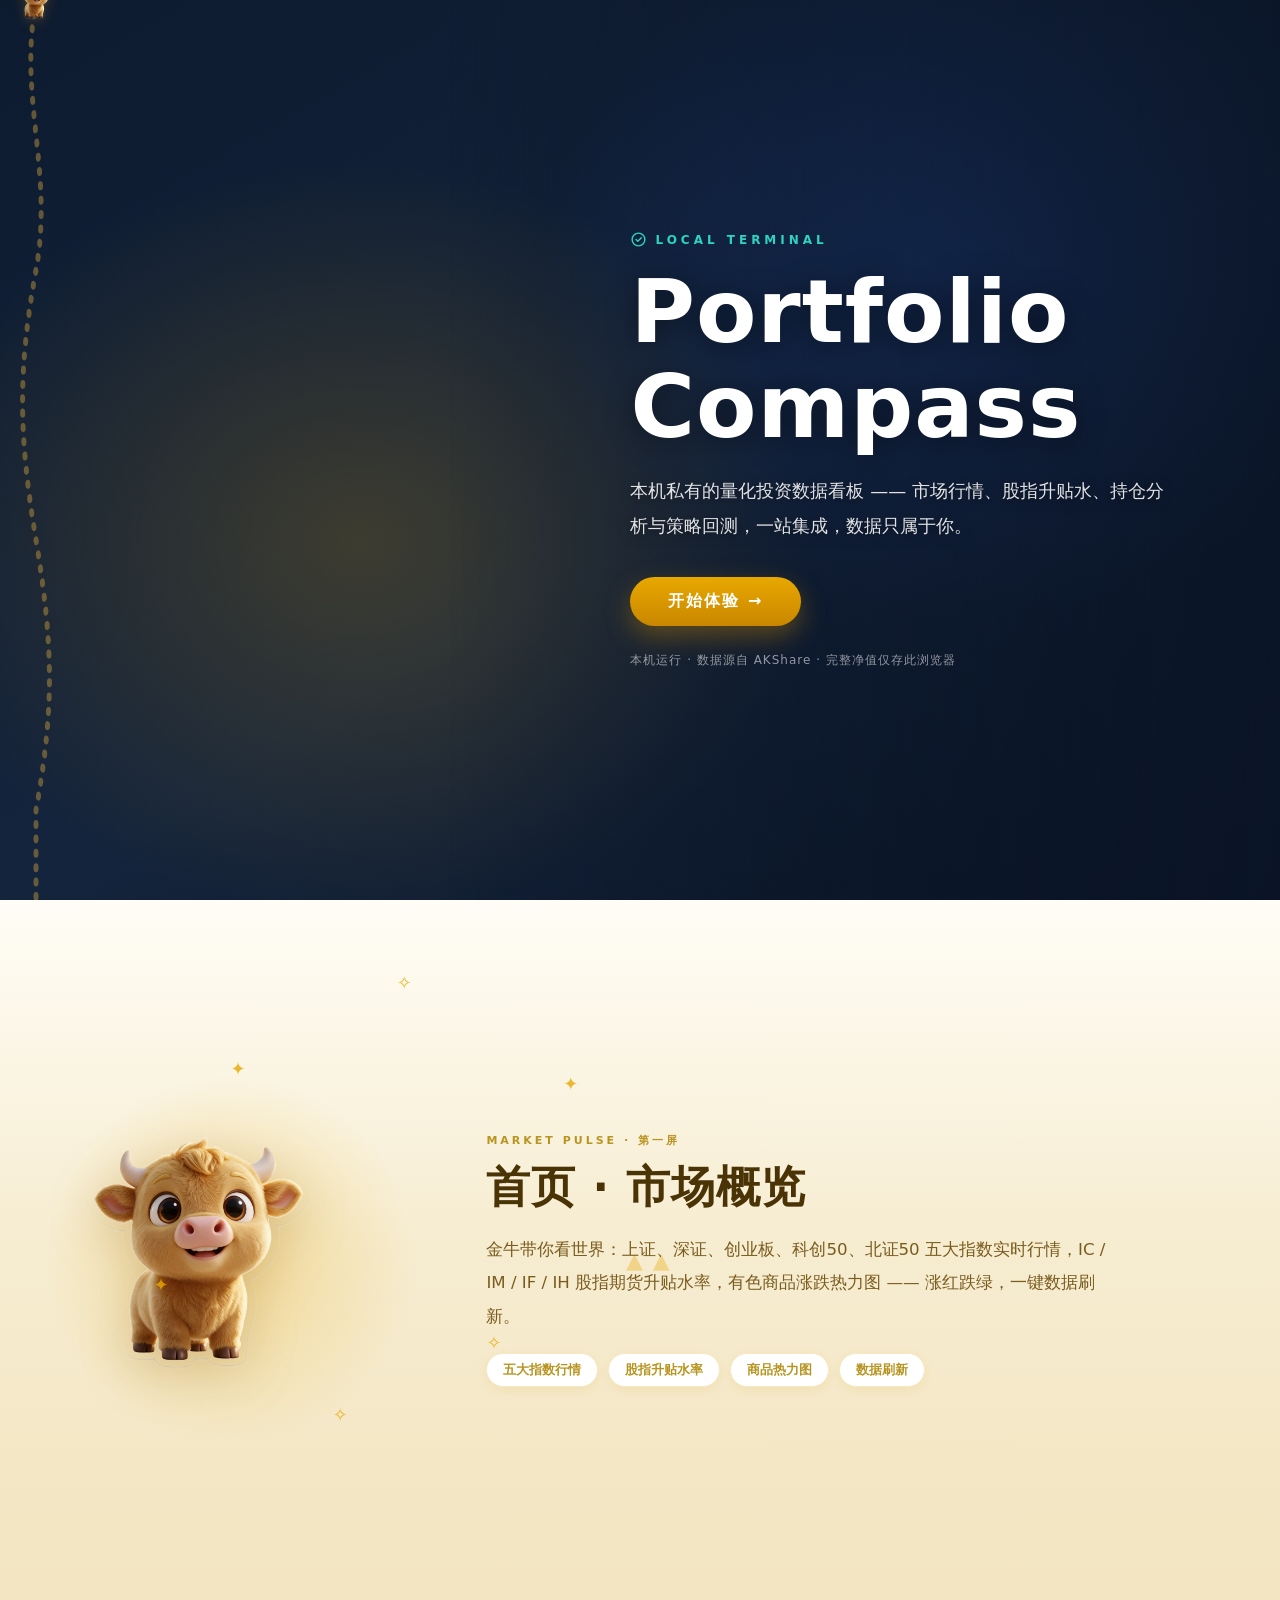
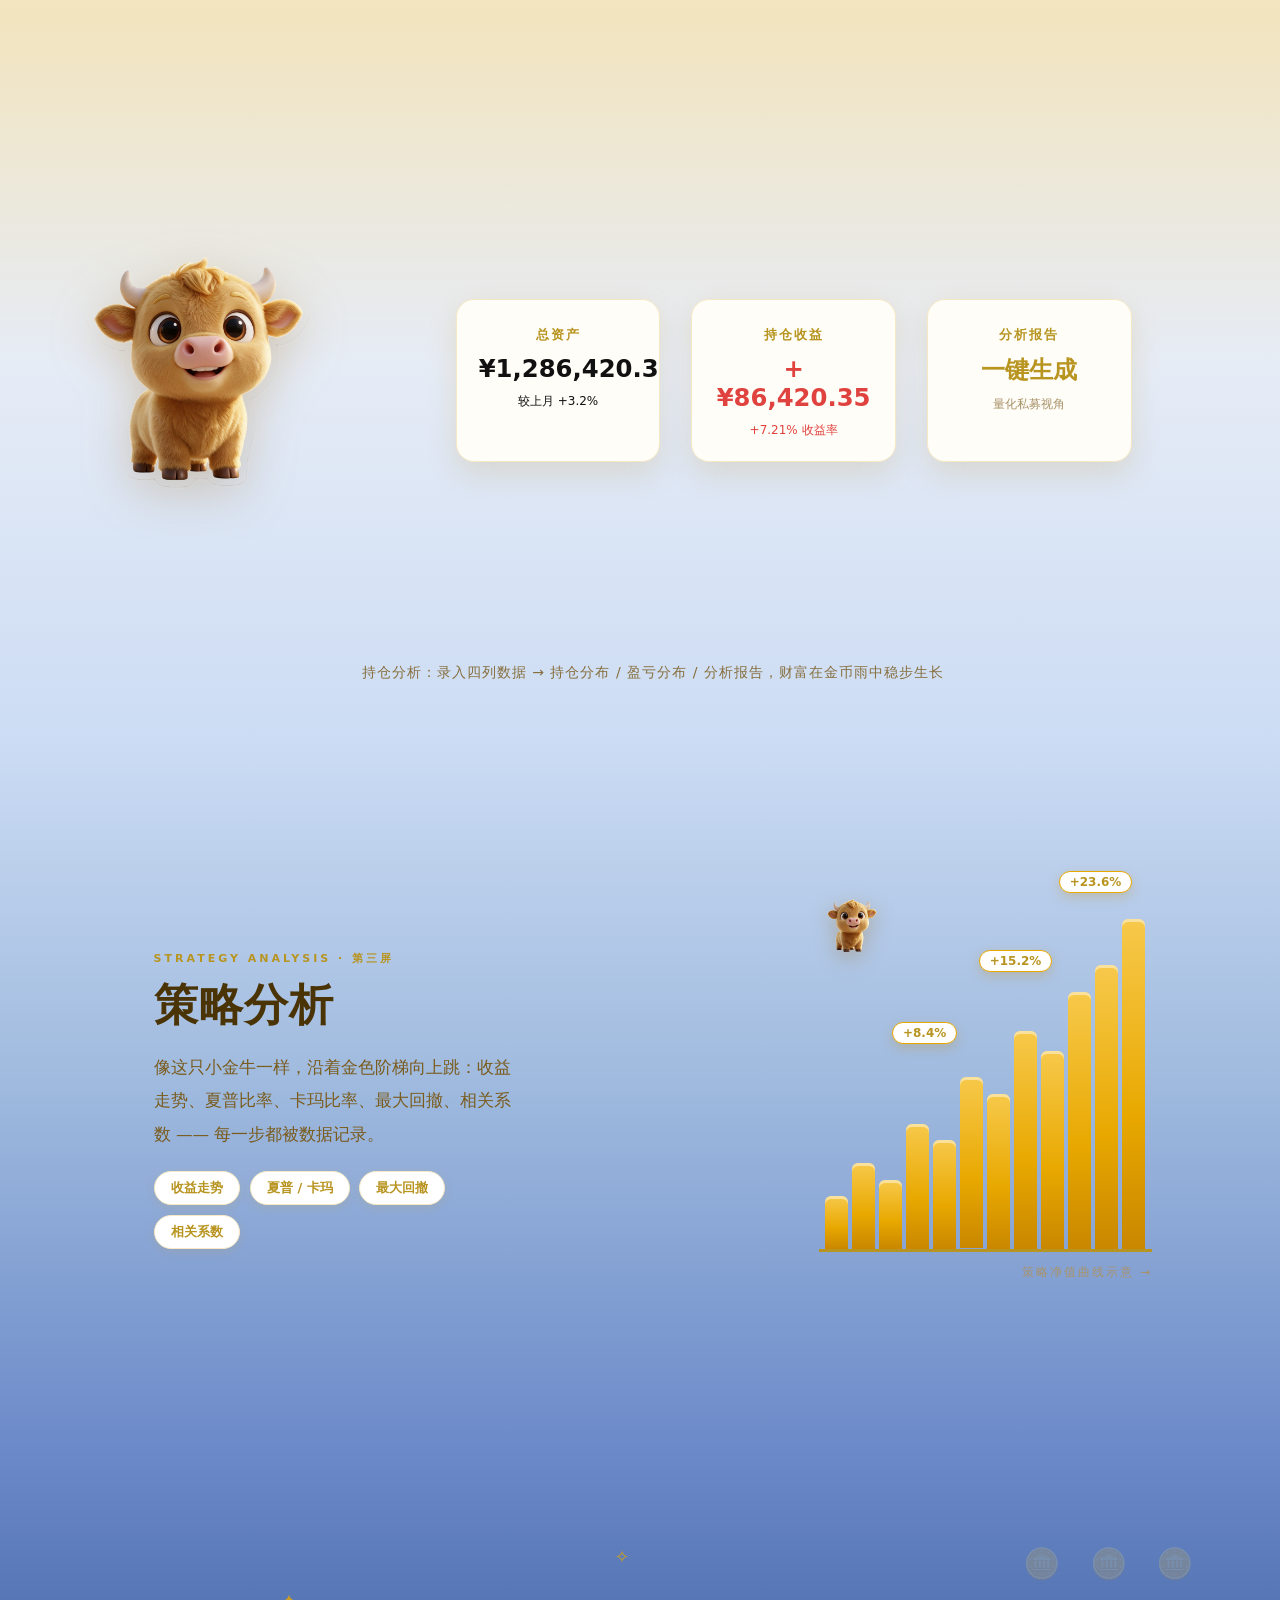
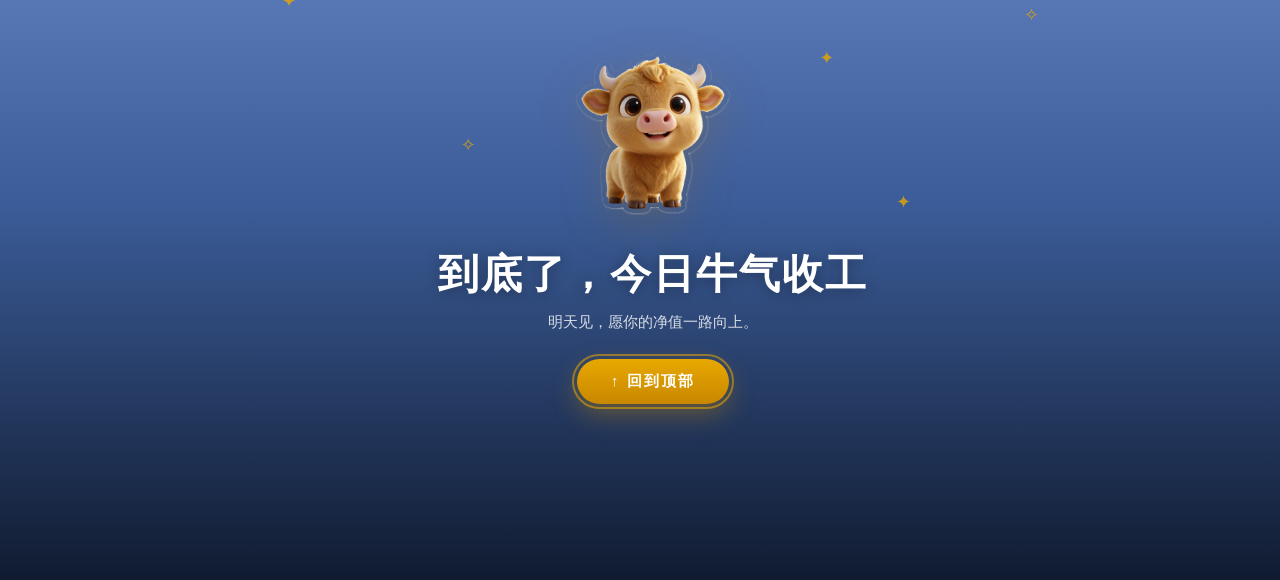
<file: static/landing.html>
<!DOCTYPE html>
<html lang="zh-CN">
<head>
<meta charset="UTF-8">
<meta name="viewport" content="width=device-width, initial-scale=1.0">
<title>Portfolio Compass</title>
<link rel="stylesheet" href="/static/css/landing.css?v=20260906d">
</head>
<body>

  <!-- 背景视频：小金牛（静音预加载，禁止自动播放；播放进度随鼠标水平移动而改变） -->
  <video class="bg-video" muted preload="auto" playsinline>
    <source src="/static/video/hero-bull.mp4" type="video/mp4">
  </video>
  <div class="bg-fallback"></div>

  <!-- 右侧标题区 -->
  <div class="hero">
    <div class="hero-inner">
      <div class="kicker">
        <svg viewBox="0 0 24 24" fill="none" stroke="currentColor" stroke-width="2" stroke-linecap="round" stroke-linejoin="round"><circle cx="12" cy="12" r="9"/><path d="m8.5 12 2.5 2.5 5-5"/></svg>
        LOCAL TERMINAL
      </div>
      <h1 class="title">Portfolio<br>Compass</h1>
      <p class="subtitle">本机私有的量化投资数据看板 —— 市场行情、股指升贴水、持仓分析与策略回测，一站集成，数据只属于你。</p>
      <a class="btn-start" href="/board">开始体验 →</a>
      <div class="foot-note">本机运行 · 数据源自 AKShare · 完整净值仅存此浏览器</div>
    </div>
  </div>

  <!-- ================= 左侧山路进度条：白点沿路径前进，经过段变实线 ================= -->
  <aside class="rail" id="rail">
    <svg class="rail-road" viewBox="0 0 100 1000" preserveAspectRatio="none">
      <!-- 基础虚线路径（牛未经过的部分） -->
      <path id="rail-road-path" d="M50 0 C 18 110, 82 190, 50 300 S 18 480, 50 600 S 82 790, 50 900 L 50 1000"
            fill="none" stroke="rgba(184,146,60,.5)" stroke-width="9" stroke-linecap="round" stroke-dasharray="1 15"/>
      <!-- 实线路径：牛经过的部分变实线（stroke-dashoffset 由 JS 更新） -->
      <path id="rail-path-solid" d="M50 0 C 18 110, 82 190, 50 300 S 18 480, 50 600 S 82 790, 50 900 L 50 1000"
            fill="none" stroke="#e8a800" stroke-width="9" stroke-linecap="round"
            pathLength="100" stroke-dasharray="100" stroke-dashoffset="100"/>
    </svg>
    <img class="rail-dot" id="rail-dot" src="/static/img/calf.png" alt="小金牛">
  </aside>

  <!-- ================= 产品介绍：四屏共享一条连续渐变背景 ================= -->
  <div class="product-wrap">
    <div class="page-gradient"></div>

  <!-- ================= 第一屏：首页市场概览简介 ================= -->
  <section class="screen s1" id="sec-1">
    <div class="calf-glow"></div>
    <img class="screen-calf" src="/static/img/calf.png" alt="小金牛">
    <div class="sparks">
      <i style="left:18%;top:22%">✦</i><i style="left:31%;top:10%">✧</i><i style="left:12%;top:52%">✦</i>
      <i style="left:26%;top:70%">✧</i><i style="left:44%;top:24%">✦</i><i style="left:38%;top:60%">✧</i>
    </div>
    <div class="s-copy">
      <div class="kicker mini">MARKET PULSE · 第一屏</div>
      <h2>首页 · 市场概览</h2>
      <p>金牛带你看世界：上证、深证、创业板、科创50、北证50 五大指数实时行情，IC / IM / IF / IH 股指期货升贴水率，有色商品涨跌热力图 —— 涨红跌绿，一键数据刷新。</p>
      <ul class="chips">
        <li>五大指数行情</li><li>股指升贴水率</li><li>商品热力图</li><li>数据刷新</li>
      </ul>
    </div>
    <div class="s-deco gold-ring">▲▲</div>
  </section>

  <!-- ================= 第二屏：持仓分析（三框 + 金币雨） ================= -->
  <section class="screen s2" id="sec-2">
    <div class="coins" id="coins"></div>
    <img class="screen-calf" src="/static/img/calf.png" alt="小金牛">
    <div class="s-mid">
      <div class="stat-card c-black">
        <span>总资产</span>
        <b>¥1,286,420.35</b>
        <em>较上月 +3.2%</em>
      </div>
      <div class="stat-card c-red">
        <span>持仓收益</span>
        <b>+¥86,420.35</b>
        <em>+7.21% 收益率</em>
      </div>
      <div class="stat-card c-gold">
        <span>分析报告</span>
        <b>一键生成</b>
        <em>量化私募视角</em>
      </div>
    </div>
    <p class="s-caption">持仓分析：录入四列数据 → 持仓分布 / 盈亏分布 / 分析报告，财富在金币雨中稳步生长</p>
  </section>

  <!-- ================= 第三屏：策略分析（金牛沿金色柱图跳跃） ================= -->
  <section class="screen s3" id="sec-3">
    <div class="s-copy left">
      <div class="kicker mini">STRATEGY ANALYSIS · 第三屏</div>
      <h2>策略分析</h2>
      <p>像这只小金牛一样，沿着金色阶梯向上跳：收益走势、夏普比率、卡玛比率、最大回撤、相关系数 —— 每一步都被数据记录。</p>
      <ul class="chips">
        <li>收益走势</li><li>夏普 / 卡玛</li><li>最大回撤</li><li>相关系数</li>
      </ul>
    </div>
    <div class="chart-panel">
      <div class="chart-bars">
        <i style="--h:16%"></i><i style="--h:26%"></i><i style="--h:21%"></i><i style="--h:38%"></i>
        <i style="--h:33%"></i><i style="--h:52%"></i><i style="--h:47%"></i><i style="--h:66%"></i>
        <i style="--h:60%"></i><i style="--h:78%"></i><i style="--h:86%"></i><i style="--h:100%"></i>
        <img class="chart-bull" src="/static/img/calf.png" alt="跳跳牛">
        <span class="rise-badge rb1">+8.4%</span>
        <span class="rise-badge rb2">+15.2%</span>
        <span class="rise-badge rb3">+23.6%</span>
      </div>
      <div class="chart-axis">策略净值曲线示意 →</div>
    </div>
  </section>

  <!-- ================= 第四屏：收工 ================= -->
  <section class="screen s4" id="sec-4">
    <div class="sparks">
      <i style="left:22%;top:18%">✦</i><i style="left:48%;top:12%">✧</i><i style="left:64%;top:26%">✦</i>
      <i style="left:36%;top:38%">✧</i><i style="left:70%;top:46%">✦</i><i style="left:80%;top:20%">✧</i>
    </div>
    <img class="s4-calf" src="/static/img/calf.png" alt="小金牛">
    <h2>到底了，今日牛气收工</h2>
    <p>明天见，愿你的净值一路向上。</p>
    <button class="btn-top" id="btn-top">↑ 回到顶部</button>
    <div class="s-deco coins-bg">🪙 🪙 🪙</div>
  </section>
  </div><!-- /product-wrap -->

  <script>
    // 小金牛流畅跟随鼠标：
    // mousemove 只更新“目标时间”；rAF 循环里按缓动步进“展示时间”，
    // 每次只发起一个 seek（seeked 确认后再继续），并用 fastSeek 就近关键帧跳转
    (function () {
      var video = document.querySelector('.bg-video');
      var SENSITIVITY = 0.8;          // 灵敏度：1px 鼠标位移 → 0.8s 视频时间
      var EASE = 0.35;                // 缓动系数：每帧向目标推进剩余偏差的比例
      var MAX_STEP = 2.2;             // 单帧最大步进（秒），防止大幅跳帧
      var lastX = null;               // 上一次 X 坐标
      var duration = 0;               // 视频总时长（loadedmetadata 后获得）
      var targetTime = 0;             // 鼠标最新目标时间
      var displayTime = 0;            // 当前正在展示的时间（向其缓动）
      var seeking = false;            // 是否有一个 seek 正在执行（单飞行）

      // 视频加载失败时自动露出渐变兜底背景
      video.addEventListener('error', function () { document.body.classList.add('no-video'); });
      var src = video.querySelector('source');
      if (src) src.addEventListener('error', function () { document.body.classList.add('no-video'); });
      setTimeout(function () {
        if (video.readyState < 2) document.body.classList.add('no-video');
      }, 2000);

      video.addEventListener('loadedmetadata', function () {
        duration = video.duration || 0;
        targetTime = displayTime = Math.max(0, duration * 0.4); // 初始：金牛正面
        seekTo(displayTime);
      });

      function clamp(t) {
        if (t < 0) return 0;
        if (duration > 0 && t > duration) return duration;
        return t;
      }

      function seekTo(t) {
        if (duration <= 0 || video.readyState < 1) return;
        seeking = true;
        // fastSeek：直接跳到最近关键帧，解码最快（Chrome/Edge/Safari 均支持）
        if (typeof video.fastSeek === 'function') { try { video.fastSeek(t); return; } catch (e) {} }
        video.currentTime = t;
      }

      video.addEventListener('seeked', function () {
        seeking = false;              // 一次 seek 完成，允许发起下一次
      });

      // 常驻 rAF 循环：展示时间按缓动逼近目标时间，单步限幅
      (function tick() {
        if (duration > 0 && !seeking) {
          var diff = targetTime - displayTime;
          if (Math.abs(diff) > 0.03) {
            var step = diff * EASE;
            if (Math.abs(step) > MAX_STEP) step = step > 0 ? MAX_STEP : -MAX_STEP;
            displayTime = clamp(displayTime + step);
            seekTo(displayTime);
          } else {
            displayTime = targetTime; // 收尾对齐，彻底消除残留抖动
          }
        }
        requestAnimationFrame(tick);
      })();

      window.addEventListener('mousemove', function (e) {
        // 全程静音、不播放：仅通过 seek 改变当前帧
        if (lastX === null) { lastX = e.clientX; return; }
        var dx = e.clientX - lastX;
        lastX = e.clientX;
        if (duration <= 0 || !isFinite(duration)) return;
        targetTime = clamp(displayTime + dx * SENSITIVITY);
      });

      // 移出窗口后重置基准，避免重新进入时跳变
      window.addEventListener('mouseout', function (e) {
        if (e.relatedTarget === null) lastX = null;
      });
    })();

    // ============ 山路进度条：金牛随滚动前进，里程碑点亮 ============
    (function () {
      var road = document.getElementById('rail-road-path');
      var solid = document.getElementById('rail-path-solid');
      var dot = document.getElementById('rail-dot');
      var rail = document.getElementById('rail');
      var pathLen = 0;

      function measure() {
        try { pathLen = road.getTotalLength(); } catch (e) { pathLen = 0; }
      }

      function onScroll() {
        var max = document.documentElement.scrollHeight - window.innerHeight;
        var p = max > 0 ? window.scrollY / max : 0;
        // 白色圆点：精确落在路径当前点上
        if (pathLen > 0) {
          var pt = road.getPointAtLength(Math.max(0, Math.min(pathLen, p * pathLen)));
          var svgRect = road.getBoundingClientRect();
          var railRect = rail.getBoundingClientRect();
          dot.style.left = (svgRect.left - railRect.left + (pt.x / 100) * svgRect.width) + 'px';
          dot.style.top = (svgRect.top - railRect.top + (pt.y / 1000) * svgRect.height) + 'px';
        }
        // 经过段变实线：从头绘制到当前进度
        solid.style.strokeDashoffset = String(100 * (1 - p));
      }

      var ticking = false;
      window.addEventListener('scroll', function () {
        if (!ticking) {
          ticking = true;
          requestAnimationFrame(function () { onScroll(); ticking = false; });
        }
      });
      window.addEventListener('resize', function () { measure(); onScroll(); });
      measure(); onScroll();
    })();

    // ============ 第二屏：金币雨特效 ============
    (function () {
      var wrap = document.getElementById('coins');
      for (var i = 0; i < 30; i++) {
        var c = document.createElement('span');
        c.className = 'coin';
        c.textContent = '🪙';
        c.style.left = (Math.random() * 100) + '%';
        c.style.fontSize = (13 + Math.random() * 17) + 'px';
        c.style.animationDuration = (2.6 + Math.random() * 2.8) + 's';
        c.style.animationDelay = (Math.random() * 4) + 's';
        wrap.appendChild(c);
      }
    })();

    // ============ 回到顶部 ============
    document.getElementById('btn-top').addEventListener('click', function () {
      window.scrollTo({ top: 0, behavior: 'smooth' });
    });
  </script>
</body>
</html>
</file>
<file: static/css/landing.css>
/* ============ Portfolio Compass 前置主页（视频背景） ============ */
* { margin: 0; padding: 0; box-sizing: border-box; }

:root {
  --blue: #2b6cf6;
  --blue-dark: #1e56d6;
  --blue-bright: #4f86f7;
  --teal: #2dd4bf;
  --text: #ffffff;
}

/* 全局光标：全新方孔圆钱金币（中间镂空、26px），悬停按钮同样是金币 */
* {
  cursor: url("/static/img/coin-cursor2.png") 13 13, auto !important;
}

html, body { height: 100%; }
body {
  font-family: "PingFang SC", "Microsoft YaHei", "Segoe UI", system-ui, sans-serif;
  background: #0d1b30;                 /* 兜底深底 */
  color: var(--text);
}

/* 视频背景：铺满、聚焦中间 */
.bg-video {
  position: fixed; inset: 0; z-index: 0;
  width: 100%; height: 100%;
  object-fit: cover;
  object-position: center;
}

/* 兜底背景：视频不可用时显示（深藏青渐变 + 金色氛围光） */
.bg-fallback {
  position: fixed; inset: 0; z-index: 0;
  background:
    radial-gradient(60% 70% at 28% 60%, rgba(255, 176, 0, .18), transparent 60%),
    radial-gradient(50% 60% at 75% 30%, rgba(43, 108, 246, .28), transparent 65%),
    linear-gradient(150deg, #0d1b30 0%, #14243c 55%, #0b1526 100%);
  opacity: 0;
  transition: opacity .5s;
}
body.no-video .bg-fallback { opacity: 1; }

/* 右侧压暗，保证文字可读 */
.hero {
  position: relative; z-index: 10;
  height: 100vh; width: 100%;
  display: flex; justify-content: flex-end; align-items: center;
  background: linear-gradient(90deg, rgba(10, 20, 38, 0) 35%, rgba(10, 20, 38, .45) 62%, rgba(10, 20, 38, .78) 100%);
}
.hero-inner {
  width: min(560px, 90vw);
  margin-right: 7vw;
  animation: rise .9s ease both .2s;
}
@keyframes rise {
  from { opacity: 0; transform: translateY(26px); }
  to   { opacity: 1; transform: translateY(0); }
}

.kicker {
  display: flex; align-items: center; gap: 8px;
  font-size: 12px; font-weight: 700; letter-spacing: 4px;
  color: var(--teal); text-transform: uppercase;
  margin-bottom: 16px;
}
.kicker svg { width: 17px; height: 17px; }

.title {
  font-size: clamp(56px, 8vw, 88px);
  font-weight: 900; line-height: 1.08; letter-spacing: 1px;
  text-shadow: 0 4px 30px rgba(0, 0, 0, .45);
}
.title .line1 { display: block; color: #ffffff; }
.title .line2 { display: block; color: var(--blue-bright); }

.subtitle {
  margin-top: 20px;
  font-size: clamp(15px, 1.6vw, 18px);
  line-height: 1.9; color: rgba(255, 255, 255, .88);
  max-width: 30em;
  text-shadow: 0 2px 12px rgba(0, 0, 0, .5);
}

.btn-start {
  display: inline-flex; align-items: center; gap: 8px;
  margin-top: 34px;
  background: linear-gradient(180deg, var(--gold) 0%, #c98700 100%);  /* 与底部“回到顶部”按钮同款金色 */
  color: #fff;
  border: none; border-radius: 999px;
  padding: 14px 38px;
  font-size: 16px; font-weight: 800; letter-spacing: 2px;
  text-decoration: none;
  box-shadow: 0 10px 26px rgba(201, 135, 0, .4);
  transition: transform .15s, box-shadow .15s;
  cursor: pointer;
}
.btn-start:hover {
  transform: translateY(-2px);
  box-shadow: 0 14px 32px rgba(201, 135, 0, .5);
}

.foot-note {
  margin-top: 26px;
  font-size: 12px; letter-spacing: 1px;
  color: rgba(255, 255, 255, .55);
}

@media (max-width: 760px) {
  .hero { justify-content: center; }
  .hero-inner { margin-right: 0; text-align: center; }
  .kicker { justify-content: center; }
}

/* ============================================================
 * 下方四屏（16:9 · 金色白色基调）与左侧山路进度条
 * 首屏视频区样式不在此改动
 * ============================================================ */
:root {
  --gold: #e8a800;
  --gold-deep: #b89420;
  --gold-soft: #f6e8c4;
  --ink: #4a3305;
  --ink-2: #7a5c1e;
}

/* ---------------- 左侧山路进度条 ---------------- */
.rail {
  position: fixed; left: 0; top: 0; bottom: 0; z-index: 60;
  width: 92px; pointer-events: none;
}
.rail-road { position: absolute; inset: 0 0 0 8px; width: 56px; height: 100%; }
.rail-dot {
  position: absolute; left: 0; top: 26px;
  width: 46px; height: 46px;
  object-fit: contain;
  filter: drop-shadow(0 3px 6px rgba(150, 100, 20, .35));
  transform: translate(-50%, -50%);
  animation: dotSway 3s ease-in-out infinite;
  pointer-events: none;
}
@keyframes dotSway {
  0%, 100% { transform: translate(-50%, -50%) rotate(-7deg); }
  50% { transform: translate(-50%, -50%) rotate(7deg); }
}

/* ---------------- 四屏通用（连续渐变背景） ---------------- */
.product-wrap { position: relative; }
/* 一整条连续渐变：浅金(0%) → 浅蓝(50%) → 中蓝(75%) → 深蓝(100%)，四屏共用 */
.page-gradient {
  position: absolute; inset: 0; z-index: 0;
  background: linear-gradient(180deg,
    #fffdf6 0%,
    #f6ecd0 12%,
    #f2e4bf 25%,
    #e6ecf6 37%,
    #ccdcf4 50%,
    #9fbade 62%,
    #6a88c8 75%,
    #3b5c98 87%,
    #101b30 100%);
}
.screen {
  position: relative; z-index: 1; width: 100%;
  aspect-ratio: 16 / 9;
  display: flex; align-items: center; justify-content: center;
  padding: 2vh 10vw 2vh 12vw;
  overflow: hidden;
  background: transparent;   /* 背景由 page-gradient 统一提供 */
}
.screen-calf {
  position: absolute; left: 4.5vw; top: 50%;
  width: clamp(200px, 22vw, 330px);
  transform: translateY(-54%);
  filter: drop-shadow(0 14px 24px rgba(150, 100, 20, .28));
  animation: bob 4s ease-in-out infinite;
}
@keyframes bob {
  0%, 100% { transform: translateY(-54%) rotate(-1deg); }
  50% { transform: translateY(-58%) rotate(1.2deg); }
}
.calf-glow {
  position: absolute; left: 3vw; top: 50%;
  width: 30vw; height: 30vw; max-width: 420px; max-height: 420px;
  transform: translateY(-50%);
  background: radial-gradient(circle, rgba(232, 168, 0, .28) 0%, transparent 68%);
  border-radius: 50%;
  pointer-events: none;
  animation: glowPulse 3.6s ease-in-out infinite;
}
@keyframes glowPulse {
  0%, 100% { opacity: .7; transform: translateY(-50%) scale(1); }
  50% { opacity: 1; transform: translateY(-50%) scale(1.08); }
}
.s-copy { position: relative; z-index: 2; margin-left: clamp(230px, 24vw, 360px); max-width: 640px; }
.s-copy.left { margin-left: 0; margin-right: auto; }
.s-copy h2 { font-size: clamp(30px, 3.4vw, 52px); font-weight: 900; color: var(--ink); letter-spacing: 1px; }
.s-copy p { margin-top: 16px; font-size: clamp(14px, 1.3vw, 17px); line-height: 2; color: var(--ink-2); max-width: 40em; }
.kicker.mini { color: var(--gold-deep); letter-spacing: 3px; margin-bottom: 10px; font-size: 11px; }
.chips { list-style: none; display: flex; flex-wrap: wrap; gap: 10px; margin-top: 20px; }
.chips li {
  background: #fff; border: 1.5px solid var(--gold-soft); border-radius: 999px;
  padding: 7px 16px; font-size: 13px; font-weight: 700; color: var(--gold-deep);
  box-shadow: 0 3px 10px rgba(232, 168, 0, .12);
  animation: chipPop .55s ease both;
}
.chips li:nth-child(2) { animation-delay: .12s; }
.chips li:nth-child(3) { animation-delay: .24s; }
.chips li:nth-child(4) { animation-delay: .36s; }
@keyframes chipPop {
  from { opacity: 0; transform: translateY(8px) scale(.9); }
  to   { opacity: 1; transform: translateY(0) scale(1); }
}
.s-deco { position: absolute; z-index: 0; font-size: 22px; color: rgba(232, 168, 0, .35); letter-spacing: 10px; }

/* 闪光点 (✦/✧) */
.sparks { position: absolute; inset: 0; z-index: 1; pointer-events: none; }
.sparks i {
  position: absolute; font-style: normal;
  font-size: clamp(14px, 1.4vw, 22px);
  color: rgba(232, 168, 0, .8);
  animation: twinkle 2.6s ease-in-out infinite;
}
.sparks i:nth-child(2n) { animation-delay: .7s; }
.sparks i:nth-child(3n) { animation-delay: 1.4s; }
@keyframes twinkle {
  0%, 100% { opacity: .15; transform: scale(.7) rotate(0deg); }
  50% { opacity: 1; transform: scale(1.25) rotate(45deg); }
}

/* 第一屏 */
.s1 { }  /* 背景由 page-gradient 统一提供 */

/* 第二屏：三框 + 金币雨 */
.s2 { }  /* 背景由 page-gradient 统一提供 */
.s-mid {
  position: relative; z-index: 2;
  display: flex; gap: 2.4vw; align-items: stretch; justify-content: center;
  margin-left: clamp(210px, 22vw, 330px);
}
.stat-card {
  width: clamp(180px, 16vw, 240px);
  background: #fffdf7; border: 1.5px solid var(--gold-soft);
  border-radius: 18px;
  padding: 26px 22px 22px;
  text-align: center;
  box-shadow: 0 12px 30px rgba(180, 130, 20, .16);
  display: flex; flex-direction: column; gap: 10px;
  position: relative; overflow: hidden;
  animation: cardIn .7s ease both;
  transition: transform .2s, box-shadow .2s;
}
.stat-card:nth-child(2) { animation-delay: .15s; }
.stat-card:nth-child(3) { animation-delay: .3s; }
.stat-card:hover { transform: translateY(-6px); box-shadow: 0 18px 40px rgba(180, 130, 20, .24); }
.stat-card::after {
  content: ""; position: absolute; top: 0; left: -60%;
  width: 40%; height: 100%;
  background: linear-gradient(100deg, transparent, rgba(255, 255, 255, .75), transparent);
  transform: skewX(-18deg);
  animation: shine 3.4s ease-in-out infinite;
}
@keyframes shine { 0%, 60% { left: -60%; } 100% { left: 130%; } }
@keyframes cardIn {
  from { opacity: 0; transform: translateY(22px); }
  to   { opacity: 1; transform: translateY(0); }
}
.stat-card span { font-size: 13px; letter-spacing: 2px; color: var(--gold-deep); font-weight: 700; }
.stat-card b { font-size: clamp(20px, 1.9vw, 28px); font-weight: 900; }
.stat-card em { font-style: normal; font-size: 12px; color: #a8936a; }
.stat-card.c-black b, .stat-card.c-black em { color: #111111; }   /* 总资产：黑字 */
.stat-card.c-red b { color: #e0433f; }                            /* 持仓收益：红字 */
.stat-card.c-red em { color: #e0433f; }
.stat-card.c-gold b { color: var(--gold-deep); }
.s-caption {
  position: absolute; z-index: 2; bottom: 8%;
  font-size: clamp(12px, 1.1vw, 15px); color: var(--ink-2); letter-spacing: 1px;
  opacity: .85;
}
.coins { position: absolute; inset: 0; z-index: 1; pointer-events: none; }
.coin { position: absolute; top: -10%; animation: coinFall linear infinite; opacity: .9; }
@keyframes coinFall {
  0% { transform: translateY(0) rotate(0deg); }
  100% { transform: translateY(118vh) rotate(360deg); }
}

/* 第三屏：金色柱状图 + 跳跳牛 */
.s3 { }  /* 背景由 page-gradient 统一提供 */
.chart-panel {
  position: relative; z-index: 2; margin-left: clamp(230px, 24vw, 360px);
  width: min(620px, 52vw);
}
.chart-bars {
  position: relative;
  height: clamp(220px, 26vw, 360px);
  display: flex; align-items: flex-end; gap: 1.2%;
  padding: 0 2%;
  border-bottom: 3px solid var(--gold-deep);
}
.chart-bars > i {
  flex: 1; height: var(--h);
  background: linear-gradient(180deg, #f7c94b 0%, var(--gold) 60%, #c98700 100%);
  border-radius: 6px 6px 0 0;
  box-shadow: inset 0 3px 0 rgba(255, 255, 255, .45);
  animation: growBar 1.2s ease both;
  transform-origin: bottom;
}
.chart-bars > i:nth-child(2n) { animation-delay: .1s; }
.chart-bars > i:nth-child(3n) { animation-delay: .2s; }
.chart-bars > i:nth-child(4n) { animation-delay: .3s; }
@keyframes growBar { from { transform: scaleY(0); } to { transform: scaleY(1); } }
.chart-bull {
  position: absolute; left: 0; bottom: 88%;
  width: clamp(56px, 5.2vw, 84px);
  filter: drop-shadow(0 6px 10px rgba(150, 100, 20, .3));
  animation: bullX 9s linear infinite, bullHop 9s ease-in-out infinite;
}
@keyframes bullX {
  0% { left: 0%; }
  100% { left: 90%; }
}
@keyframes bullHop {
  0%, 100% { transform: translate(0, 0) rotate(6deg); }
  8% { transform: translate(1vw, -30px) rotate(-6deg); }
  18% { transform: translate(3vw, -4px) rotate(5deg); }
  28% { transform: translate(4.6vw, -34px) rotate(-6deg); }
  38% { transform: translate(6.6vw, -6px) rotate(5deg); }
  48% { transform: translate(8vw, -30px) rotate(-5deg); }
  58% { transform: translate(10vw, -4px) rotate(5deg); }
  68% { transform: translate(11.6vw, -6px) rotate(-5deg); }
  78% { transform: translate(13.6vw, -32px) rotate(-5deg); }
  88% { transform: translate(15.6vw, -6px) rotate(5deg); }
  94% { transform: translate(17vw, -4px) rotate(-5deg); }
}
.rise-badge {
  position: absolute; z-index: 3;
  background: #fff; color: var(--gold-deep);
  border: 1.5px solid var(--gold); border-radius: 999px;
  padding: 3px 10px; font-size: 12px; font-weight: 800;
  box-shadow: 0 4px 12px rgba(201, 135, 0, .25);
  animation: riseFloat 3.6s ease-in-out infinite;
}
.rb1 { left: 22%; bottom: 62%; animation-delay: 0s; }
.rb2 { left: 48%; bottom: 84%; animation-delay: 1.2s; }
.rb3 { left: 72%; bottom: 108%; animation-delay: 2.4s; }
@keyframes riseFloat {
  0%, 100% { transform: translateY(0); opacity: .85; }
  50% { transform: translateY(-14px); opacity: 1; }
}
.chart-axis { margin-top: 12px; text-align: right; font-size: 12px; color: #a8936a; letter-spacing: 2px; }

/* 第四屏：收工 */
.s4 {
  /* 背景由 page-gradient 统一提供 */
  flex-direction: column;
}
.s4-calf {
  width: clamp(150px, 15vw, 230px);
  filter: drop-shadow(0 12px 22px rgba(150, 100, 20, .3));
  animation: bob4 3.5s ease-in-out infinite;
}
@keyframes bob4 {
  0%, 100% { transform: translateY(0) rotate(-1.5deg); }
  50% { transform: translateY(-12px) rotate(1.5deg); }
}
.s4 h2 { margin-top: 18px; font-size: clamp(28px, 3.2vw, 48px); font-weight: 900; color: #ffffff; letter-spacing: 2px; text-shadow: 0 2px 14px rgba(0, 0, 0, .35); }
.s4 p { margin-top: 10px; font-size: clamp(13px, 1.2vw, 16px); color: rgba(255, 255, 255, .82); }
.btn-top {
  margin-top: 26px;
  background: linear-gradient(180deg, var(--gold) 0%, #c98700 100%);
  color: #fff; border: none; border-radius: 999px;
  padding: 13px 34px; font-size: 15px; font-weight: 800; letter-spacing: 2px;
  cursor: pointer; position: relative;
  box-shadow: 0 10px 26px rgba(201, 135, 0, .4);
  transition: transform .15s, box-shadow .15s;
}
.btn-top:hover { transform: translateY(-2px); box-shadow: 0 14px 32px rgba(201, 135, 0, .5); }
.btn-top::after {
  content: ""; position: absolute; inset: -5px;
  border: 2px solid rgba(232, 168, 0, .55); border-radius: 999px;
  animation: ping 2s ease-out infinite;
}
@keyframes ping {
  0% { transform: scale(.9); opacity: .8; }
  80%, 100% { transform: scale(1.25); opacity: 0; }
}
.coins-bg { position: absolute; right: 6%; top: 12%; font-size: 30px; opacity: .5; }

/* 响应式：窄屏隐藏进度条，屏幕纵向堆叠 */
@media (max-width: 900px) {
  .rail { display: none; }
  .screen { aspect-ratio: auto; min-height: 92vh; padding: 8vh 7vw; flex-direction: column; text-align: center; }
  .screen-calf { position: static; transform: none; margin-bottom: 18px; width: min(48vw, 240px); }
  .calf-glow { display: none; }
  .s-copy, .s-copy.left, .s-mid, .chart-panel { margin-left: 0; }
  .s-mid { flex-direction: column; align-items: center; margin-top: 18px; }
  .chart-panel { width: 84vw; margin-top: 20px; }
}
</file>
